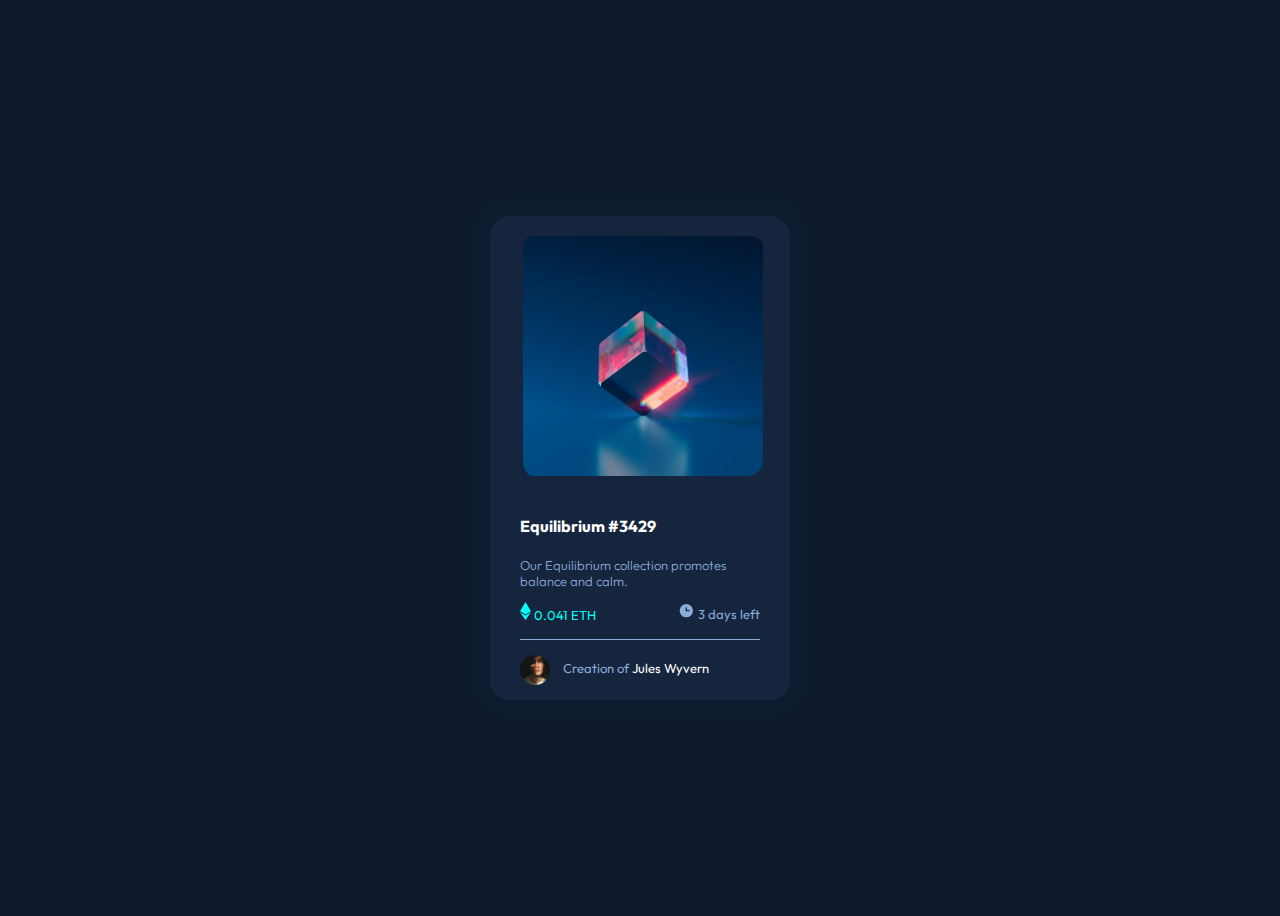
<file: index.html>
<!DOCTYPE html>
<html lang="en" dir="ltr">
  <head>
    <meta charset="utf-8">
    <title>NFT Card</title>
    <link rel="stylesheet" href="css/styles.css">
    <link rel="preconnect" href="https://fonts.googleapis.com">
<link rel="preconnect" href="https://fonts.gstatic.com" crossorigin>
<link href="https://fonts.googleapis.com/css2?family=Fraunces:opsz,wght@9..144,700&family=Montserrat:wght@500;700&family=Outfit:wght@300;400;600&display=swap" rel="stylesheet">
  </head>
  <body>
    <div class="card">
<div class="image">
    <img class="crypto-image" src="images/image-equilibrium.jpg" alt="eather-img"/>
</div>
<div class="crpto-text">
  <h4 class="head">Equilibrium #3429</h4>
  <p class="crypto-desc">Our Equilibrium collection promotes balance and calm.</p>
  <div class="rate">
    <span class="current-rate">  <svg width="11" height="18" xmlns="http://www.w3.org/2000/svg"><path d="M11 10.216 5.5 18 0 10.216l5.5 3.263 5.5-3.262ZM5.5 0l5.496 9.169L5.5 12.43 0 9.17 5.5 0Z" fill="#00FFF8"/></svg>
      0.041 ETH</span>

      <span class="time-left">  <svg width="17" height="17" xmlns="http://www.w3.org/2000/svg"><path d="M8.305 2.007a6.667 6.667 0 1 0 0 13.334 6.667 6.667 0 0 0 0-13.334Zm2.667 7.334H8.305a.667.667 0 0 1-.667-.667V6.007a.667.667 0 0 1 1.334 0v2h2a.667.667 0 0 1 0 1.334Z" fill="#8BACD9"/></svg>
        3 days left</span>

  </div>
  <hr>
  <div class="creator">
    <img class="creator-img" src="images/image-avatar.png" alt="creator-img"> <span style="margin-left: 10px;"><span style="  color: hsl(215, 51%, 70%);">Creation of</span> Jules Wyvern</span>
  </div>
</div>

      <!-- <div class="">

      </div> -->
    </div>
  </body>
</html>
</file>
<file: css/styles.css>
body{

  background-color: hsl(217, 54%, 11%);
    text-align: center;
    min-height: 100vh;
    display: flex;
    align-items: center;
    justify-content: center;

}
hr{
margin: 50px 10px 0 0;
    border-style: solid;
    border-width: 1px 0 0 0;
    border-color: hsl(215, 51%, 70%);
}

.card{
  max-height:500px;
  max-width: 300px;
  margin: 100px auto;
    background: hsl(216, 50%, 16%);
    border-width: 20px;
    border-style: solid;
    border-color: hsl(217deg 54% 11% / 76%);
    border-radius: 40px;

}
.creator{
      margin: 15px 0;
      font-size: small;
    float: left;
}
.creator-img{
  max-height: 30px;
  vertical-align: middle;

}

.crypto-desc{
  font-size: small;
  color: hsl(215, 51%, 70%);
  text-align: left;
  font-weight: 300;
}

.crypto-image{
  max-height: 50%;
    max-width: 80%;
    /* margin: auto 30px; */
    padding: 20px 15px 15px 20px;

    border-radius: 30px;
}

.current-rate{
  float: left;
color:hsl(178, 100%, 50%);
}

.crpto-text{
  font-family: 'Outfit', sans-serif;
  margin-left: 30px;
margin-right: 20px;
  color:white;
}

.head{
  text-align: left;

}

.rate{
  padding-right: 10px;
font-size: small;
}
.time-left{
  float: right;
color: hsl(215, 51%, 70%);}
</file>
